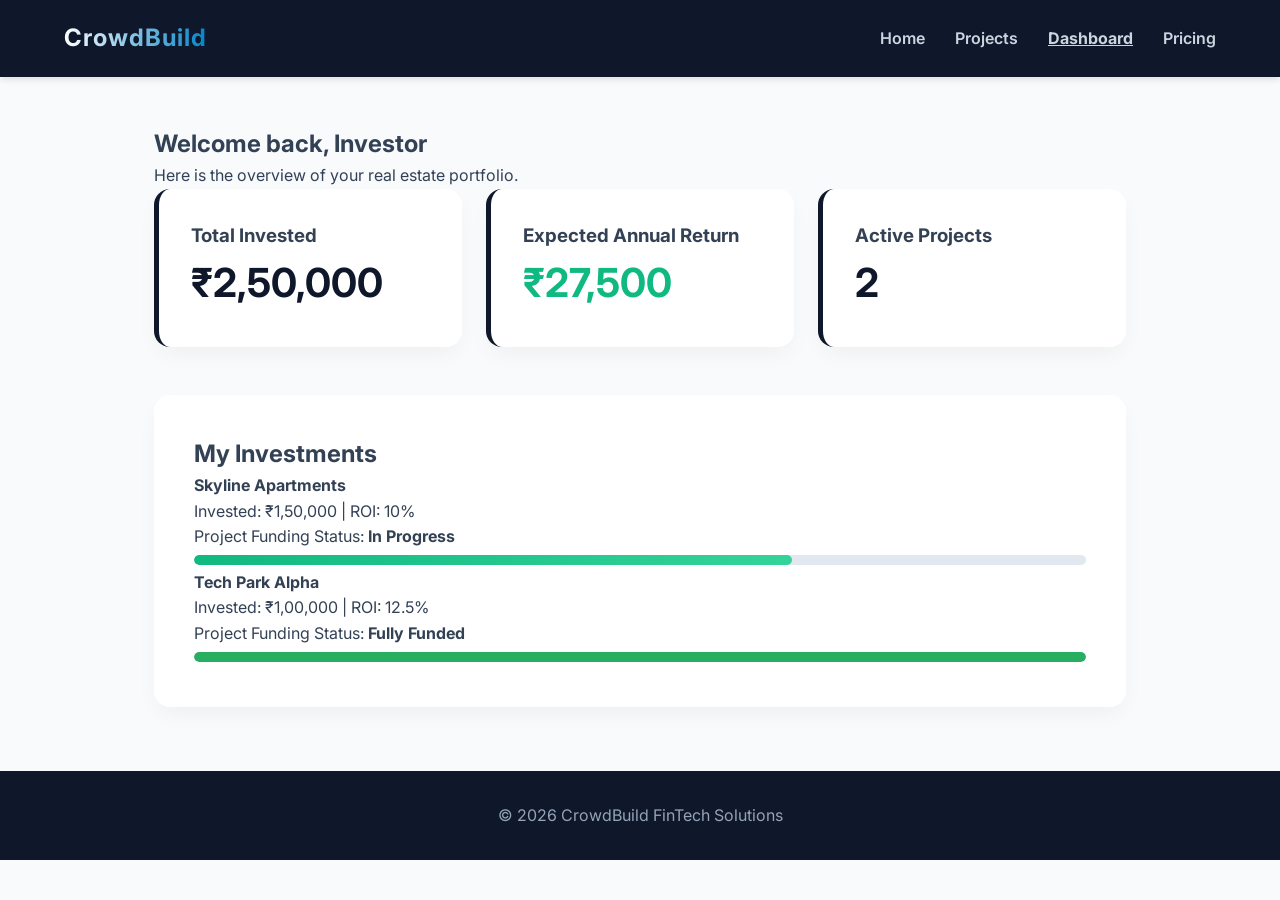
<file: Code/dashboard.html>
<!DOCTYPE html>
<html lang="en">
<head>
    <meta charset="UTF-8">
    <meta name="viewport" content="width=device-width, initial-scale=1.0">
    <title>Investor Dashboard | CrowdBuild</title>
    <link rel="stylesheet" href="style.css">
</head>
<body>

    <header>
        <nav class="navbar">
            <div class="logo">CrowdBuild</div>
            <ul class="nav-links">
                <li><a href="index.html">Home</a></li>
                <li><a href="projects.html">Projects</a></li>
                <li><a href="dashboard.html" style="font-weight: bold; text-decoration: underline;">Dashboard</a></li>
                <li><a href="pricing.html">Pricing</a></li>
            </ul>
        </nav>
    </header>

    <main class="dashboard-container">
        <div class="dashboard-header">
            <h2>Welcome back, Investor</h2>
            <p>Here is the overview of your real estate portfolio.</p>
        </div>

        <section class="summary-grid">
            <div class="summary-card">
                <h3>Total Invested</h3>
                <p class="stat-amount">₹2,50,000</p>
            </div>
            <div class="summary-card">
                <h3>Expected Annual Return</h3>
                <p class="stat-amount text-success">₹27,500</p>
            </div>
            <div class="summary-card">
                <h3>Active Projects</h3>
                <p class="stat-amount">2</p>
            </div>
        </section>

        <section class="portfolio-section">
            <h2>My Investments</h2>
            
            <div class="portfolio-item">
                <div class="portfolio-info">
                    <h4>Skyline Apartments</h4>
                    <p>Invested: ₹1,50,000 | ROI: 10%</p>
                </div>
                <div class="portfolio-status">
                    <p>Project Funding Status: <strong>In Progress</strong></p>
                    <div class="progress-container" style="margin: 5px 0;">
                        <div class="progress-bar" style="width: 67%;">67%</div>
                    </div>
                </div>
            </div>

            <div class="portfolio-item">
                <div class="portfolio-info">
                    <h4>Tech Park Alpha</h4>
                    <p>Invested: ₹1,00,000 | ROI: 12.5%</p>
                </div>
                <div class="portfolio-status">
                    <p>Project Funding Status: <strong>Fully Funded</strong></p>
                    <div class="progress-container" style="margin: 5px 0;">
                        <div class="progress-bar" style="width: 100%; background: #27ae60;">100%</div>
                    </div>
                </div>
            </div>

        </section>
    </main>

    <footer>
        <p>&copy; 2026 CrowdBuild FinTech Solutions</p>
    </footer>

    <script src="script.js"></script>
</body>
</html>
</file>
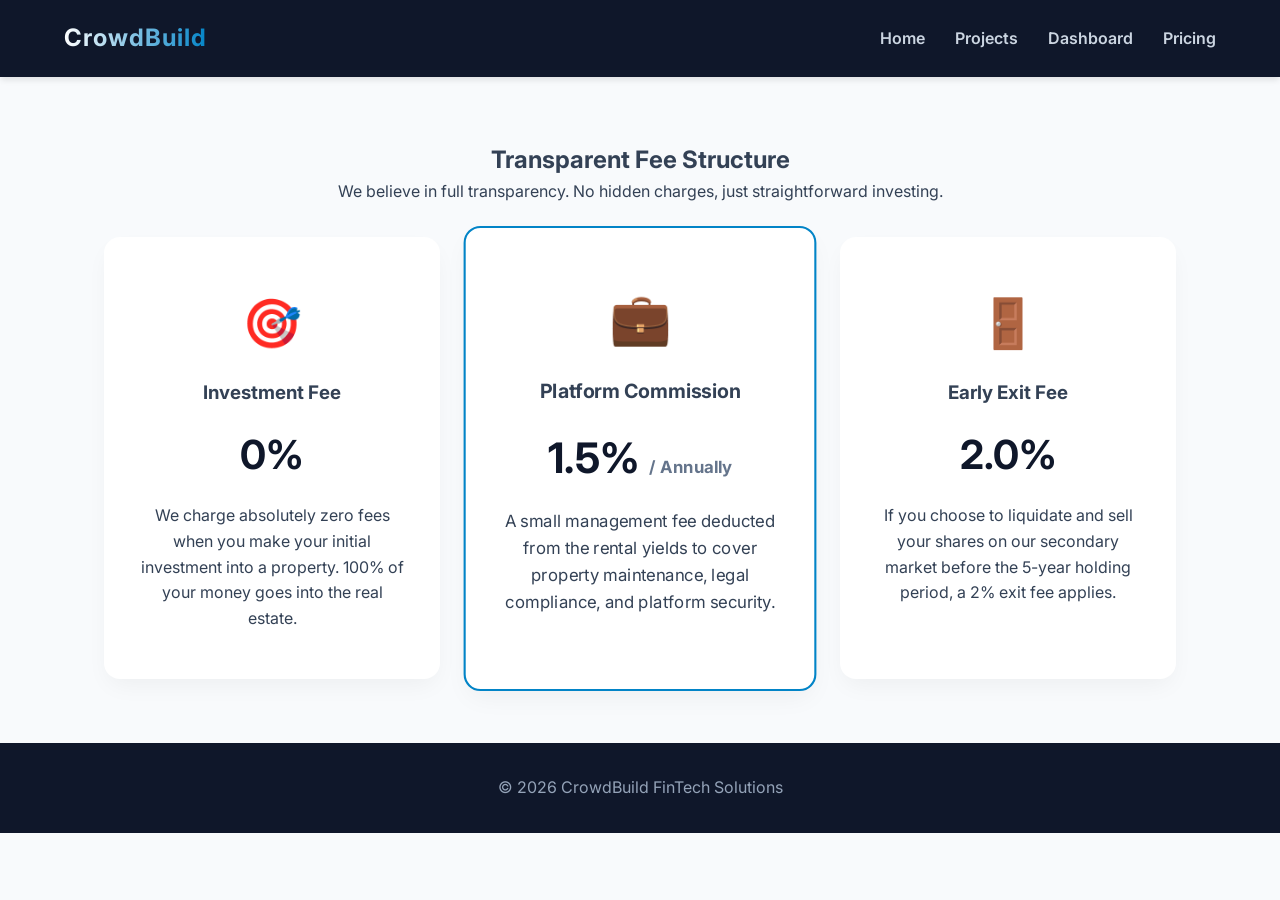
<file: Code/pricing.html>
<!DOCTYPE html>
<html lang="en">
<head>
    <meta charset="UTF-8">
    <meta name="viewport" content="width=device-width, initial-scale=1.0">
    <title>Pricing & Fees | CrowdBuild</title>
    <link rel="stylesheet" href="style.css">
</head>
<body>

    <header>
        <nav class="navbar">
            <div class="logo">CrowdBuild</div>
            <ul class="nav-links">
                <li><a href="index.html">Home</a></li>
                <li><a href="projects.html">Projects</a></li>
                <li><a href="dashboard.html">Dashboard</a></li>
                <li><a href="pricing.html" class="active-link">Pricing</a></li>
            </ul>
        </nav>
    </header>

    <main class="fade-in">
        <section class="pricing-header">
            <h2>Transparent Fee Structure</h2>
            <p>We believe in full transparency. No hidden charges, just straightforward investing.</p>
        </section>

        <section class="fee-grid">
            <article class="fee-card">
                <div class="fee-icon">🎯</div>
                <h3>Investment Fee</h3>
                <p class="fee-rate">0%</p>
                <p>We charge absolutely zero fees when you make your initial investment into a property. 100% of your money goes into the real estate.</p>
            </article>

            <article class="fee-card featured-fee">
                <div class="fee-icon">💼</div>
                <h3>Platform Commission</h3>
                <p class="fee-rate">1.5% <span>/ Annually</span></p>
                <p>A small management fee deducted from the rental yields to cover property maintenance, legal compliance, and platform security.</p>
            </article>

            <article class="fee-card">
                <div class="fee-icon">🚪</div>
                <h3>Early Exit Fee</h3>
                <p class="fee-rate">2.0%</p>
                <p>If you choose to liquidate and sell your shares on our secondary market before the 5-year holding period, a 2% exit fee applies.</p>
            </article>
        </section>
    </main>

    <footer>
        <p>&copy; 2026 CrowdBuild FinTech Solutions</p>
    </footer>

    <script src="script.js"></script>
</body>
</html>
</file>
<file: Code/style.css>
/* ==========================================================================
   CrowdBuild - Modern FinTech Stylesheet (All 5 Pages)
   ========================================================================== */

/* --- 1. Variables & Reset --- */
@import url('https://fonts.googleapis.com/css2?family=Inter:wght@300;400;600;700&display=swap');

:root {
    --primary-dark: #0f172a;    /* Deep Slate */
    --primary-blue: #0284c7;    /* Trust Blue */
    --accent-green: #10b981;    /* Money/Success Green */
    --bg-light: #f8fafc;        /* Off-white background */
    --text-main: #334155;       /* Soft dark text */
    --text-muted: #64748b;
    --card-shadow: 0 10px 25px -5px rgba(0, 0, 0, 0.05);
    --hover-shadow: 0 20px 25px -5px rgba(0, 0, 0, 0.1);
}

* {
    box-sizing: border-box;
    margin: 0;
    padding: 0;
}

body {
    font-family: 'Inter', sans-serif;
    background-color: var(--bg-light);
    color: var(--text-main);
    line-height: 1.6;
}

/* --- 2. Keyframe Animations (Assignment Requirement) --- */
@keyframes fadeInDown {
    from {
        opacity: 0;
        transform: translateY(-20px);
    }
    to {
        opacity: 1;
        transform: translateY(0);
    }
}

.fade-in {
    animation: fadeInDown 0.8s ease-out forwards;
}

/* --- 3. Navigation (Flexbox) --- */
.navbar {
    display: flex;
    justify-content: space-between;
    align-items: center;
    padding: 1.2rem 5%;
    background: var(--primary-dark);
    color: white;
    position: sticky;
    top: 0;
    z-index: 1000;
    box-shadow: 0 4px 6px -1px rgba(0, 0, 0, 0.1);
}

.logo {
    font-size: 1.5rem;
    font-weight: 700;
    letter-spacing: 1px;
    background: linear-gradient(to right, #fff, var(--primary-blue));
    -webkit-background-clip: text;
    -webkit-text-fill-color: transparent;
}

.nav-links {
    display: flex;
    list-style: none;
    gap: 30px;
}

.nav-links a {
    color: #cbd5e1;
    text-decoration: none;
    font-weight: 600;
    transition: color 0.3s;
}

.nav-links a:hover, .active-link {
    color: var(--accent-green);
}

/* --- 4. Global Components (Buttons & Progress Bars) --- */
button {
    font-family: 'Inter', sans-serif;
}

.invest-trigger {
    background: var(--primary-blue);
    color: white;
    border: none;
    padding: 12px 24px;
    font-size: 1rem;
    font-weight: 600;
    border-radius: 8px;
    cursor: pointer;
    width: 100%;
    transition: all 0.3s ease;
    box-shadow: 0 4px 6px -1px rgba(2, 132, 199, 0.4);
}

.invest-trigger:hover {
    background: #0369a1;
    transform: translateY(-2px);
    box-shadow: 0 6px 8px -1px rgba(2, 132, 199, 0.6);
}

.progress-container {
    background: #e2e8f0;
    border-radius: 20px;
    height: 10px; /* Slimmer, more modern look */
    margin: 15px 0;
    overflow: hidden;
}

.progress-bar {
    background: linear-gradient(90deg, var(--accent-green), #34d399);
    height: 100%;
    border-radius: 20px;
    transition: width 0.8s cubic-bezier(0.4, 0, 0.2, 1);
    /* Hidden text for a cleaner bar, we will just rely on width */
    color: transparent; 
}

/* --- 5. Projects Gallery (CSS Grid) --- */
.project-grid {
    display: grid;
    grid-template-columns: repeat(auto-fit, minmax(320px, 1fr));
    gap: 2.5rem;
    padding: 3rem 5%;
    max-width: 1400px;
    margin: 0 auto;
}

.card {
    background: white;
    border-radius: 16px;
    box-shadow: var(--card-shadow);
    overflow: hidden;
    transition: all 0.4s ease;
    border: 1px solid #f1f5f9;
}

.card:hover {
    transform: translateY(-8px);
    box-shadow: var(--hover-shadow);
}

.card img {
    width: 100%;
    height: 220px;
    object-fit: cover;
}

.card-content {
    padding: 1.5rem;
}

.card-content h3 {
    color: var(--primary-dark);
    margin-bottom: 5px;
}

/* --- 6. ROI Calculator (index.html) --- */
.calculator {
    background: white;
    max-width: 600px;
    margin: 3rem auto;
    padding: 2.5rem;
    border-radius: 16px;
    box-shadow: var(--card-shadow);
    text-align: center;
}

.calc-box input, .calc-box select {
    width: 100%;
    padding: 12px;
    margin: 10px 0;
    border: 1px solid #cbd5e1;
    border-radius: 8px;
    font-size: 1rem;
    outline: none;
    transition: border-color 0.3s;
}

.calc-box input:focus, .calc-box select:focus {
    border-color: var(--primary-blue);
}

#resultDisplay {
    margin-top: 1.5rem;
    font-size: 1.2rem;
    color: var(--primary-dark);
    background: #f1f5f9;
    padding: 15px;
    border-radius: 8px;
}

/* --- 7. Project Details Page --- */
.details-container {
    display: grid;
    grid-template-columns: 1.2fr 1fr;
    gap: 3rem;
    padding: 3rem 5%;
    max-width: 1200px;
    margin: 0 auto;
}

.details-img {
    width: 100%;
    border-radius: 16px;
    box-shadow: var(--card-shadow);
}

.form-card {
    background: white;
    padding: 2.5rem;
    border-radius: 16px;
    box-shadow: var(--card-shadow);
    position: sticky;
    top: 100px;
    border-top: 5px solid var(--primary-blue);
}

/* --- 8. Dashboard Layout --- */
.dashboard-container {
    max-width: 1100px;
    margin: 3rem auto;
    padding: 0 5%;
}

.summary-grid {
    display: grid;
    grid-template-columns: repeat(auto-fit, minmax(280px, 1fr));
    gap: 1.5rem;
    margin-bottom: 3rem;
}

.summary-card {
    background: white;
    padding: 2rem;
    border-radius: 16px;
    box-shadow: var(--card-shadow);
    border-left: 5px solid var(--primary-dark);
    transition: transform 0.3s;
}

.summary-card:hover {
    transform: scale(1.02);
}

.stat-amount {
    font-size: 2.5rem;
    font-weight: 700;
    color: var(--primary-dark);
}

.text-success {
    color: var(--accent-green);
}

.portfolio-section {
    background: white;
    padding: 2.5rem;
    border-radius: 16px;
    box-shadow: var(--card-shadow);
}

/* --- 9. Pricing Grid Layout --- */
.pricing-header {
    text-align: center;
    padding: 4rem 2rem 2rem;
}

.fee-grid {
    display: grid;
    grid-template-columns: repeat(auto-fit, minmax(300px, 1fr));
    gap: 2rem;
    max-width: 1200px;
    margin: 0 auto 4rem auto;
    padding: 0 5%;
}

.fee-card {
    background: white;
    padding: 3rem 2rem;
    border-radius: 16px;
    text-align: center;
    box-shadow: var(--card-shadow);
    transition: all 0.3s ease;
}

.fee-card:hover {
    box-shadow: var(--hover-shadow);
    transform: translateY(-5px);
}

.featured-fee {
    border: 2px solid var(--primary-blue);
    transform: scale(1.05);
}

.featured-fee:hover {
    transform: scale(1.05) translateY(-5px);
}

.fee-icon {
    font-size: 3rem;
    margin-bottom: 1rem;
}

.fee-rate {
    font-size: 2.5rem;
    font-weight: 700;
    color: var(--primary-dark);
    margin: 1rem 0;
}

.fee-rate span {
    font-size: 1rem;
    color: var(--text-muted);
}

/* --- 10. Footer --- */
footer {
    text-align: center;
    padding: 2rem;
    background: var(--primary-dark);
    color: #94a3b8;
    margin-top: 4rem;
}

/* --- Responsive Adjustments --- */
@media (max-width: 768px) {
    .details-container {
        grid-template-columns: 1fr;
    }
    
    .nav-links {
        display: none; /* In a real app, you'd add a hamburger menu here */
    }
    
    .featured-fee {
        transform: none;
    }
}
</file>
